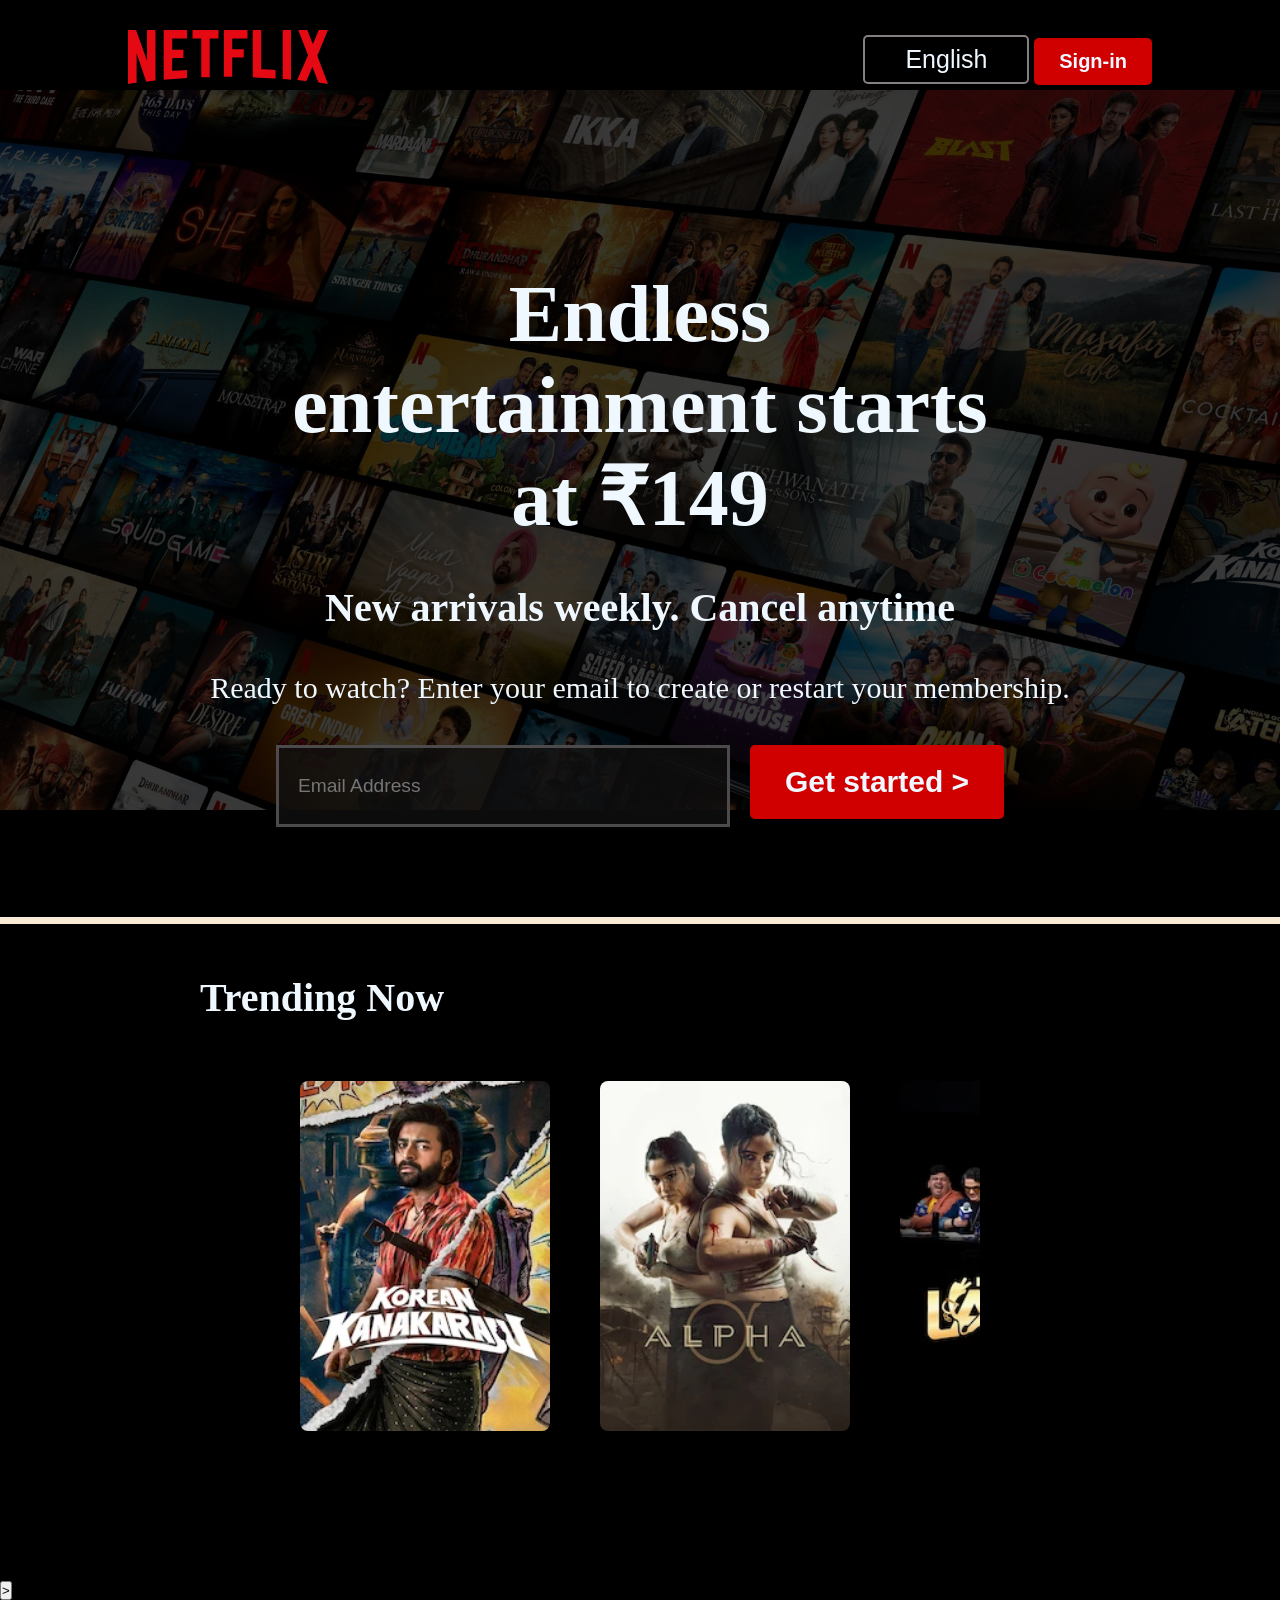
<file: Netflix clone/index.html>
<!DOCTYPE html>
<html lang="en">

<head>
    <meta charset="UTF-8">
    <meta name="viewport" content="width=device-width, initial-scale=1.0">
    <title>Document</title>
    <link rel="stylesheet" href="style.css">
</head>

<body>
    <div class="main">
        <nav>
            <span><img width="200px"
                    src="Assets/Images/AAAAAdEhm1UzVexHjKqFOP9W6E2UVtkWFvL-vdxIEbTU81rsqNuPmDDy_dQvmQ85ath49JBruVV4aGQA3gY2Dl5SiqFf-AEwPAZBTNkW8FMxGXpDN2mHrf8KlRRiddj1P422ZW1eZkZNWLTd.svg"
                    alt="image"></span>
            <div>
                <button class="btn eng">English</button>
                <button class="btn red sm">Sign-in</button>
            </div>
        </nav>
        <div class="box">
        </div>
        <div class="box1">
            <span>Endless entertainment starts at ₹149</span>
            <span>New arrivals weekly. Cancel anytime</span>
            <span>Ready to watch? Enter your email to create or restart your membership.</span>
            <div><input type="text" placeholder="Email Address">
                <button class="btn red bt">Get started ></button>
            </div>
        </div>
        <div class="divider"></div>
        <div class="box2">
            <h2 style="color: aliceblue; font-size:40px;">Trending Now</h2>
        </div>
        <div class="sc">
        <div class="movies">
            <span><img
                    src="Assets/Images/AAAABZ_L6Hq4yCOUjtYQlH9jT6IG9nwLDgUAm05Yy8_7LJ93TJ_yg4Llc5pduntop2Y72vATfRR5v6a72JTT_TMahhmPpr9TdIehNu4.webp"></span>
            <span><img
                    src="Assets/Images/AAAABSwMP_RP4yykJh43expsqt9f9o1tQuoaPVgB_6t5wLQmTIFH0C7ou759TjdtLFRaD8a7ugZ-YjogjGN6baRmKUGfKSySB8Akfs8.webp"
                   ></span>
            <span><img
                    src="Assets/Images/AAAABRPqZhJdEC_xHF4iqiWfZvlwJT9FrSPWkJAct_7LPtBXV_RhR6ZD47YMeS-FaSaWdiu92kcnNjiyBMmblr68FVgCH3hJ72nTm3Y.webp"></span>
            <span><img
                    src="Assets/Images/AAAABQXbgFgkrNy8pw_gF7fJSMb8nKhmX2MvnpAr7LDhGlTxmjUXFcZg3fVv0jQ8K5nda5of0tkl7hkGWfKha8JxIagiI8UgPJoBug4.webp"></span>
            <span><img
                    src="Assets/Images/AAAABfft58CudDGJ727KyF7dpwuPAUAX2piYLews-kNwjaZPvuzNceVJ0aF9NOgT9zso4snoelXa7Yz343bHuLEr61nQVEHIILp-vjIfx8JJ1WYtHUMh-ws4k7lRjoqDO3365_Z0.webp"></span>
            <span><img
                    src="Assets/Images/AAAABf05Qw56C9HlqGzXEu7kjj8-mlqXFqR5iNQvWr3SXUy8cMe5d-bIVbJhPqiuDXQir8CmDeFBaeth9dlV0ZE6BwzpkzmRYiFjwrM.webp"></span>
            <span><img
                    src="Assets/Images/AAAABerq2ClNRPIEQaqVmLtb1SR3gf9NPVOHyqmAcfdlJwpJNnL5TaURY3KHjDsGDAHvZ1YJ2hm8pL0tAROFD4jOYPfJ3iHZzC6BgCO7GYr_cAMSFflVHyPhJnmHIb25TQISUf3n.webp"></span>
            <span><img
                    src="Assets/Images/AAAABejSYC_DP_davWAspoYDdc5UiyuElbnN8BAPXUPNnMlaQv94EpDM7sz7W03xEvL_Zfik6GbYfm3jFSRgC_ziprEUyQPfKouLzbG9vFNtQ08fbKzKkM2vt8m6TJs_qbjpzYUz.webp"></span>
            <span><img
                    src="Assets/Images/AAAABdM4UW4JXefgoc1yBGPo3rlxRskZiEj1YSHXNwQOaeLknyFaI92bi2IdgPFKJZQso-zwq__04BQrYyaYR8zmwzMpGJOaRKeQku8.webp"></span>
            <span><img
                    src="Assets/Images/AAAABaZEyL4lBxMbJc6Mov0W6-fxDiCNnI0STN_Vx6ViMePxAAQGf5R3gQLUCEkz2YMSctqnX0q92jBVrJeK0uY79Ub862UN4hl1wNE.webp"></span>
        </div>
            <button class="Arrow">></button>
        </div>
    </div>
</body>

</html>
</file>
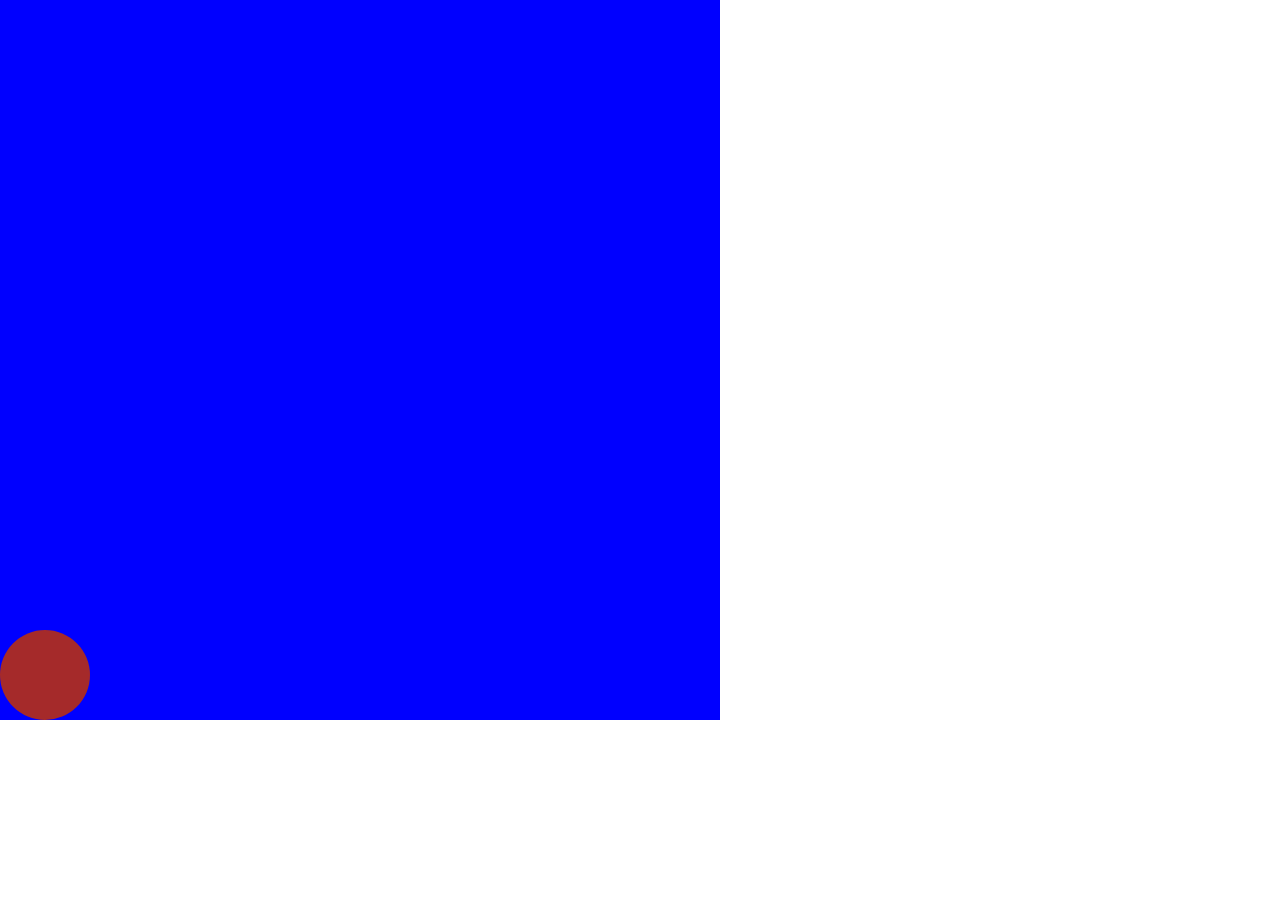
<file: Struggling10/index.html>
<!DOCTYPE html>
<html lang="en">
<head>
    <meta charset="UTF-8">
    <meta name="viewport" content="width=device-width, initial-scale=1.0">
    <title>Document</title>
    <style>
        *{
            margin: 0;
            padding: 0;
        }
        .container{
            background-color: blue;
            height:80vh;
            width:80vh;
            display: flex;
            align-items: end;
        }
        .box{
            position: relative;
            background-color: brown;
            height: 10vh;
            width:10vh;
            border-radius:50px;
            animation:ball 3s linear infinite alternate-reverse ,
             bounce 0.5s ease-out infinite alternate-reverse;
             
            

        }
        @keyframes ball {
            from{
                left: 0%;
            }
            to{
                left:90%;
            }
        }
        @keyframes bounce {
            from{
                bottom: 0%;
            }
            to{
                bottom:50%;
            }
        }
        </style>
</head>
<body>
    <div class="container">
        <div class="box"></div>
    </div>
</body>
</html>
</file>
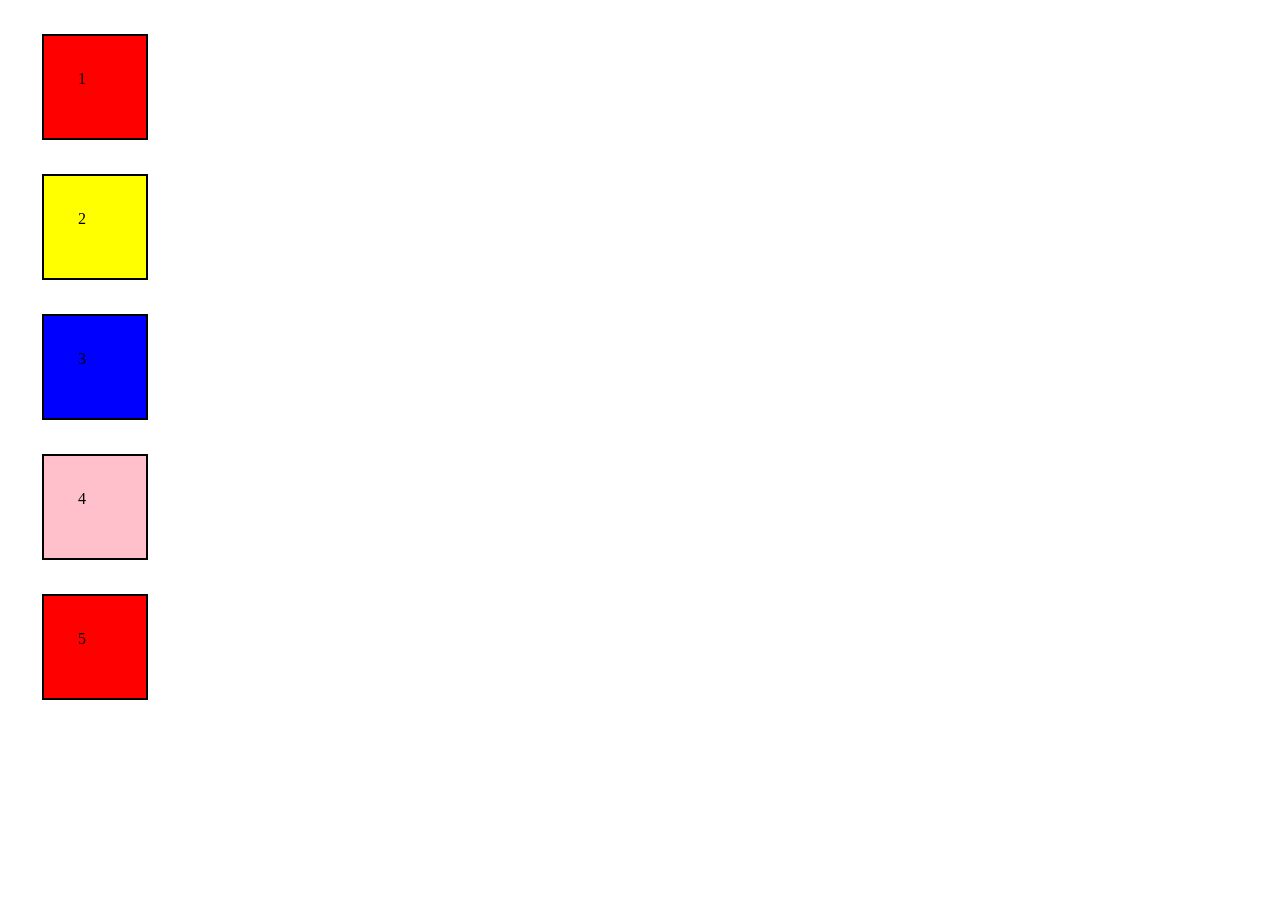
<file: Struggling13/index.html>
<!DOCTYPE html>
<html lang="en">

<head>
    <meta charset="UTF-8">
    <meta name="viewport" content="width=device-width, initial-scale=1.0">
    <title>Document</title>
    
    <style>
        .box{
            height: 34px;
            width: 34px;
            padding: 34px;
            margin: 34px;
            border: 2px solid black;
        }
    </style>
</head>

<body>
    <div class="con">
        <div class="box">1</div>
        <div class="box">2</div>
        <div class="box">3</div>
        <div class="box">4</div>
        <div class="box">5</div>
    </div>
    <script src="script.js"></script>
</body>

</html>
</file>
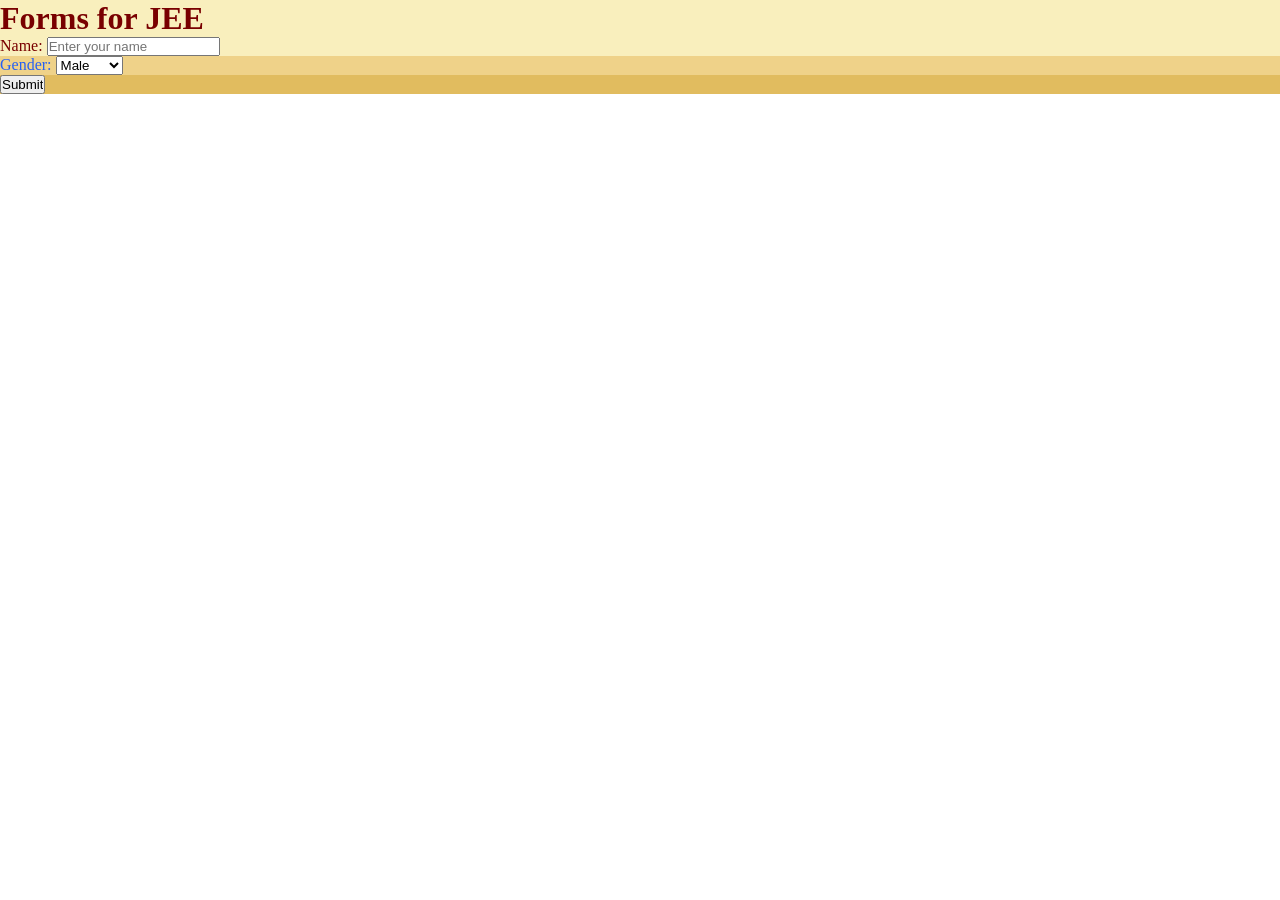
<file: Struggling4/index.html>
<!DOCTYPE html>
<html lang="en">
<head>
    <meta charset="UTF-8">
    <meta name="viewport" content="width=device-width, initial-scale=1.0">
    <title>Document</title>
    <style>
          .container{
            background-color: #f0db686f;
            color: #790000;
          }
          .gender{
            background-color: #efd289;
            color: #2660f3;
          }
          .submit{
            background-color: #e1bc5f;
          }
          *{
            margin:0;
            padding:0;
        }
    </style>
</head>
<body>
    <div class="container">
        <h1>Forms for JEE</h1>
        <form action="post">
            <div>
                <label for="name">Name:</label>
                <input type="text" name="name" placeholder="Enter your name">
            </div>
            <div class="gender">
                <label for="gender">Gender:</label>
                <select name="gender">
                    <option value="male">Male</option>
                    <option value="female">Female</option>
                </select>
            </div>
            <div class="submit">
                <input type="submit" value="Submit">
            </div>
        </form>
    </div>
</body>
</html>
</file>
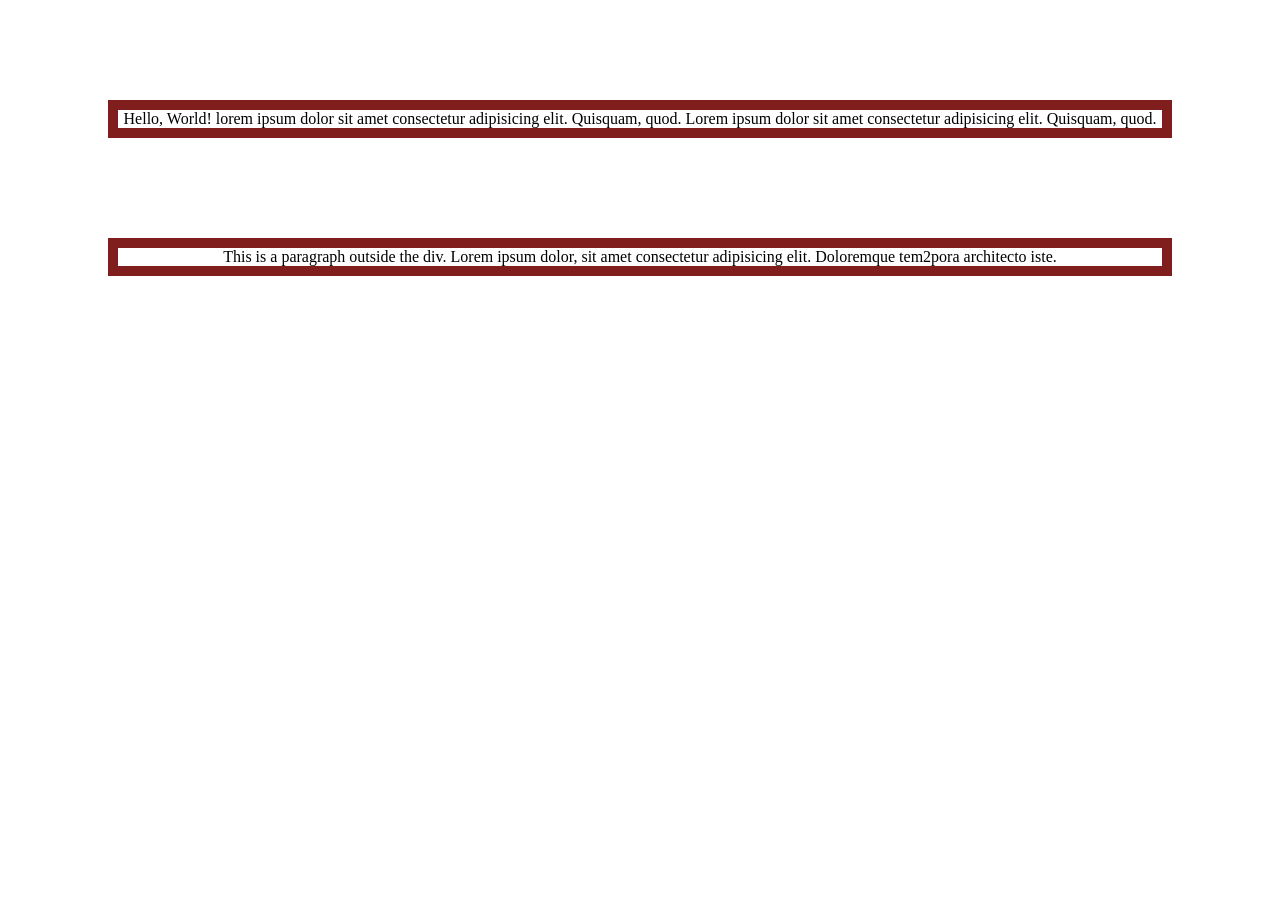
<file: Struggling6/index.html>
<!DOCTYPE html>
<html lang="en">
<head>
    <meta charset="UTF-8">
    <meta name="viewport" content="width=device-width, initial-scale=1.0">
    <title>Document</title>
    <style>
        div {
            margin: rgb(239, 102, 102);
            margin: 100px;
            border: 10px solid rgb(128, 30, 30);
            display: flex;
            justify-content: center;
        }  
        span {
            margin: 100px;
            border: 10px solid rgb(128, 30, 30);
            display: flex;
            justify-content: center;
        }  
        </style>
</head>
<body>
    <div>  
        Hello, World! lorem ipsum dolor sit amet consectetur adipisicing elit. Quisquam, quod. Lorem ipsum dolor sit amet consectetur adipisicing elit. Quisquam, quod.
    </div>
    <span> This is a paragraph outside the div. Lorem ipsum dolor, sit amet consectetur adipisicing elit. Doloremque tem2pora architecto iste. </span>
</body>
</html>
</file>
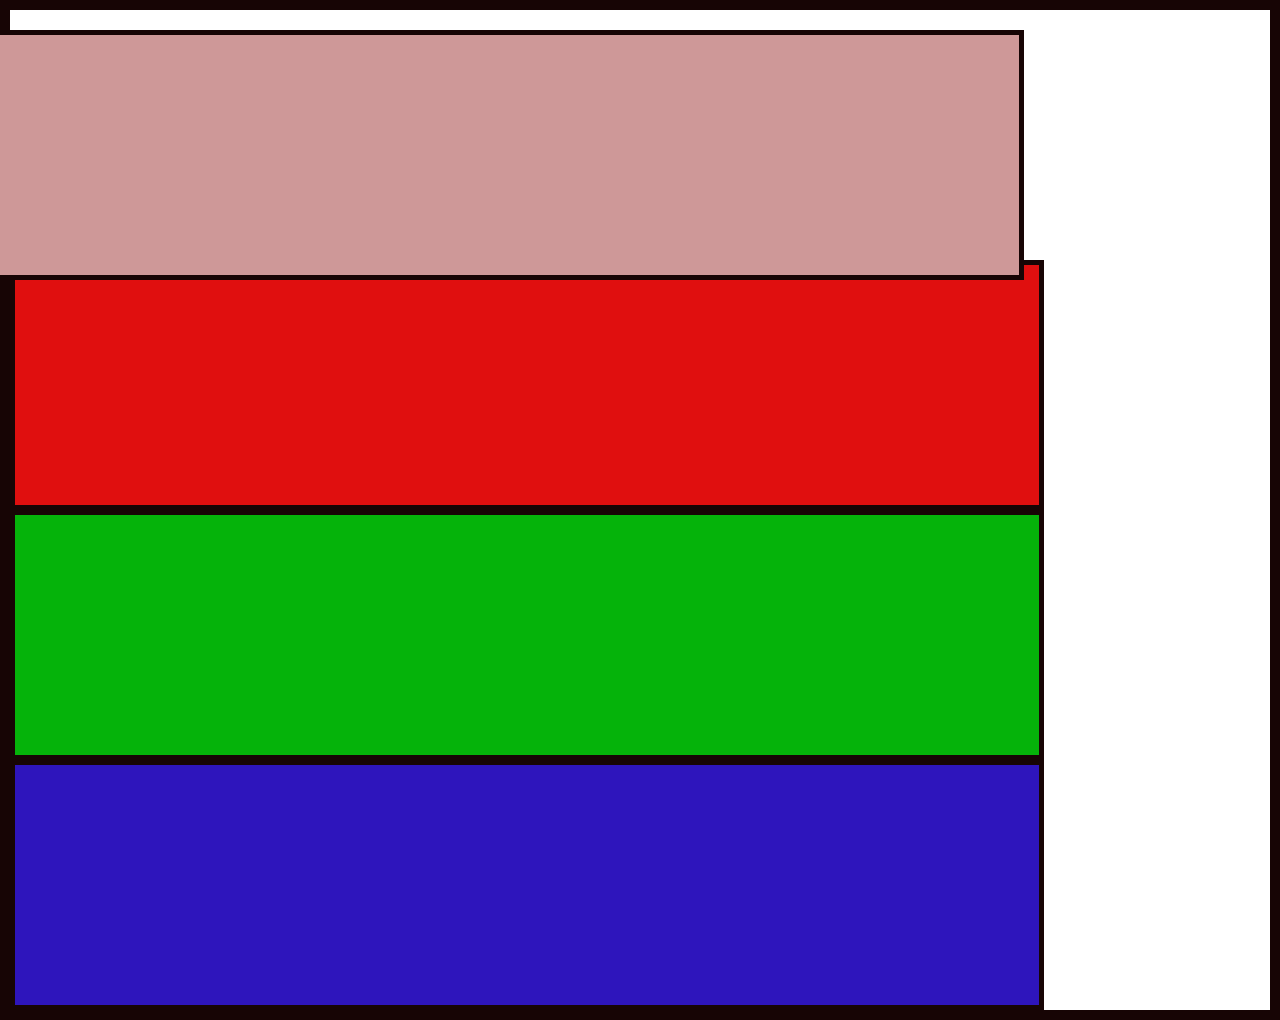
<file: Struggling7/index.html>
<!DOCTYPE html>
<html lang="en">
<head>
    <meta charset="UTF-8">
    <meta name="viewport" content="width=device-width, initial-scale=1.0">
    <title>Document</title>
    <style>
        *{
            margin: 0;
            padding: 0;
            border:5px solid rgb(23, 5, 5);
        }
        .box1{
            width:80vw;
            height: 240px;
            background-color: rgb(206, 152, 152);
            position: relative;
            top: 20px;
            right: 20px;
        }
        .box2{
            width:80vw;
            height: 240px;
            background-color: rgb(224, 15, 15);
        }
        .box3{
            width:80vw;
            height: 240px;
            background-color: rgb(5, 179, 10);
        }
        .box4{
            width:80vw;
            height: 240px;
            background-color: rgb(46, 21, 188);
        }
    </style>
</head>
<body>
    <div class="box1"></div>
    <div class="box2"></div>
    <div class="box3"></div>
    <div class="box4"></div>
</body>
</html>
</file>
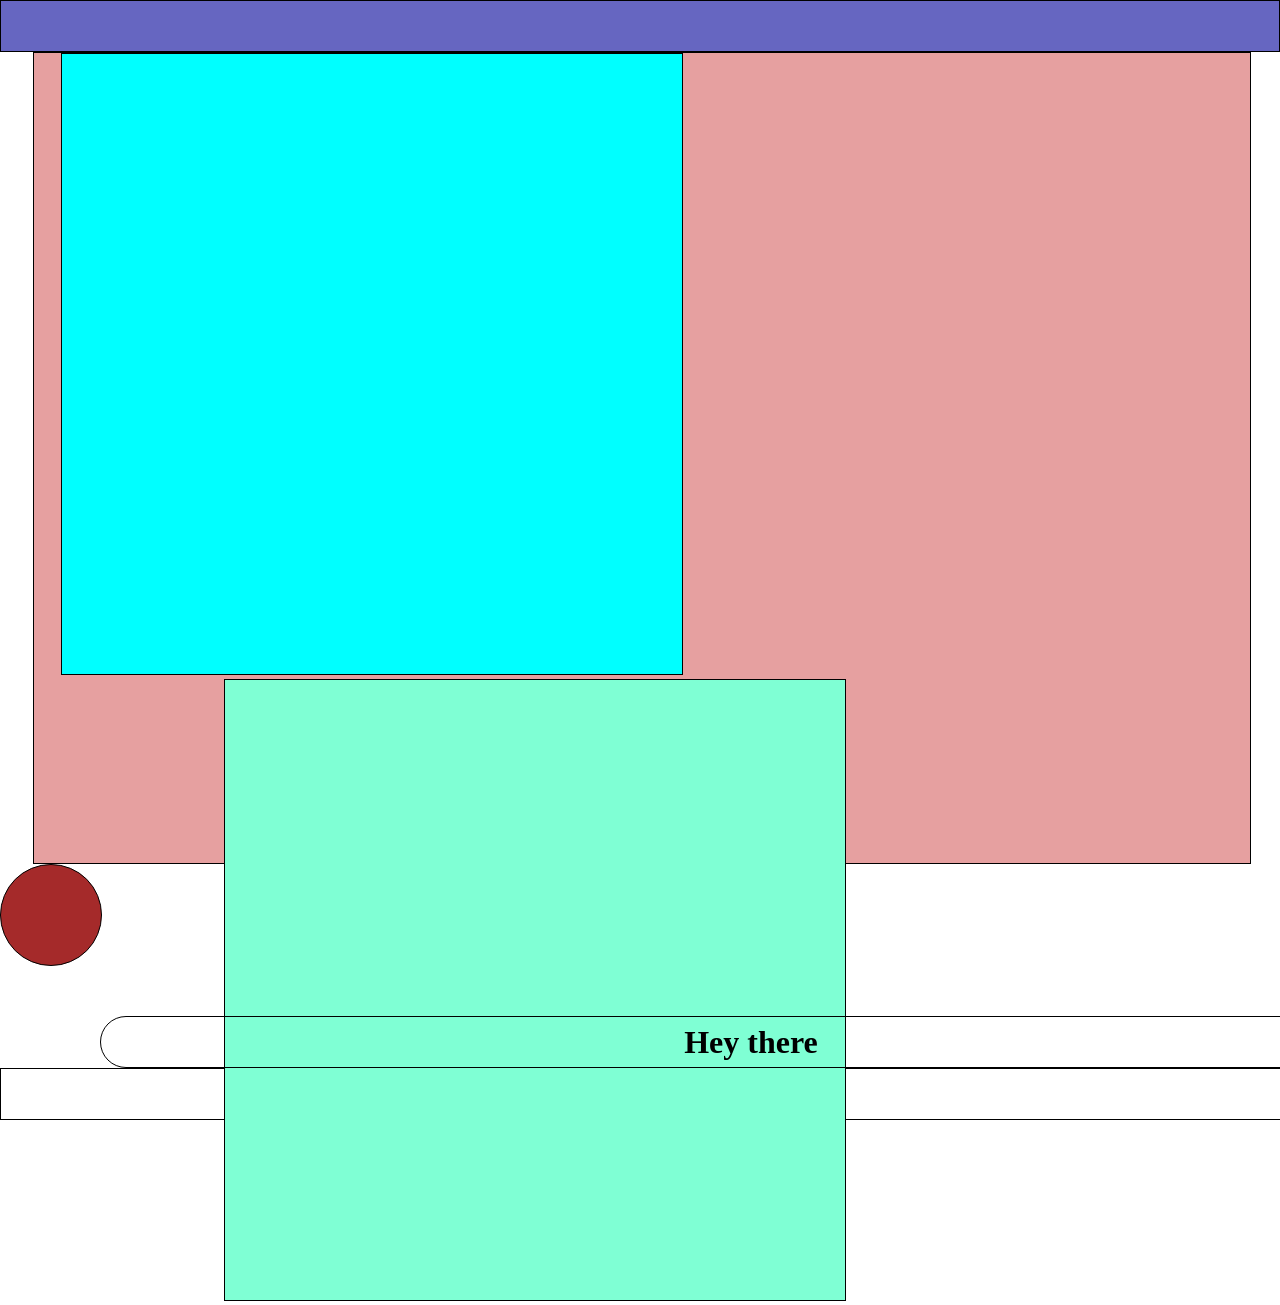
<file: Struggling8/index.html>
<!DOCTYPE html>
<html lang="en">

<head>
    <meta charset="UTF-8">
    <meta name="viewport" content="width=device-width, initial-scale=1.0">
    <title>Document</title>
    <style>
        * {
            margin: 0;
            padding: 0;
        }

        .box {
            border: 1px solid black;

        }
        .container {
            height: 90vh;
            width: 95vw;
            position: relative;
            left: 33px;
            background-color:rgba(218, 116, 116, 0.682);
        }

        .box1 {
            height: 50px;
            background-color: rgb(102, 102, 193);
            position:sticky;
        }

        .box2 {
            padding: 260px;
    height: 100px;
    width: 100px;
    display: inline-block;
    left: 27px;
    position: relative;
    background-color: aqua;
        }
        .box3 {
            padding:160px;
            height: 300px;
            width: 300px;
            display: inline-block;
            right:-190px;
            position: relative;
            background-color: aquamarine;
        }
        p{
            border-radius: 100%;
            width:100px;
            height:100px;
            position:sticky;
            background-color: brown;
        }
        .box4 {
            margin-top: 50px;
            height: 50px;
            position:relative;
            border-radius:50px;
            left:100px;
            width:1300px;
             display: flex;
    justify-content: center;
    align-items: center;
        }
        footer{
            width:100vw;
            height:50px;
        }
        
    </style>
</head>

<body>
    <div class="box box1"> </div>
    <div class="box container">
        <div class="box box2"> </div>
        <div class="box box3"> </div>
    </div>
    <p class="box"></p>
    <div class="box box4"> <h1>Hey there</h1></div>
    <footer class="box"></footer>
</body>

</html>
</file>
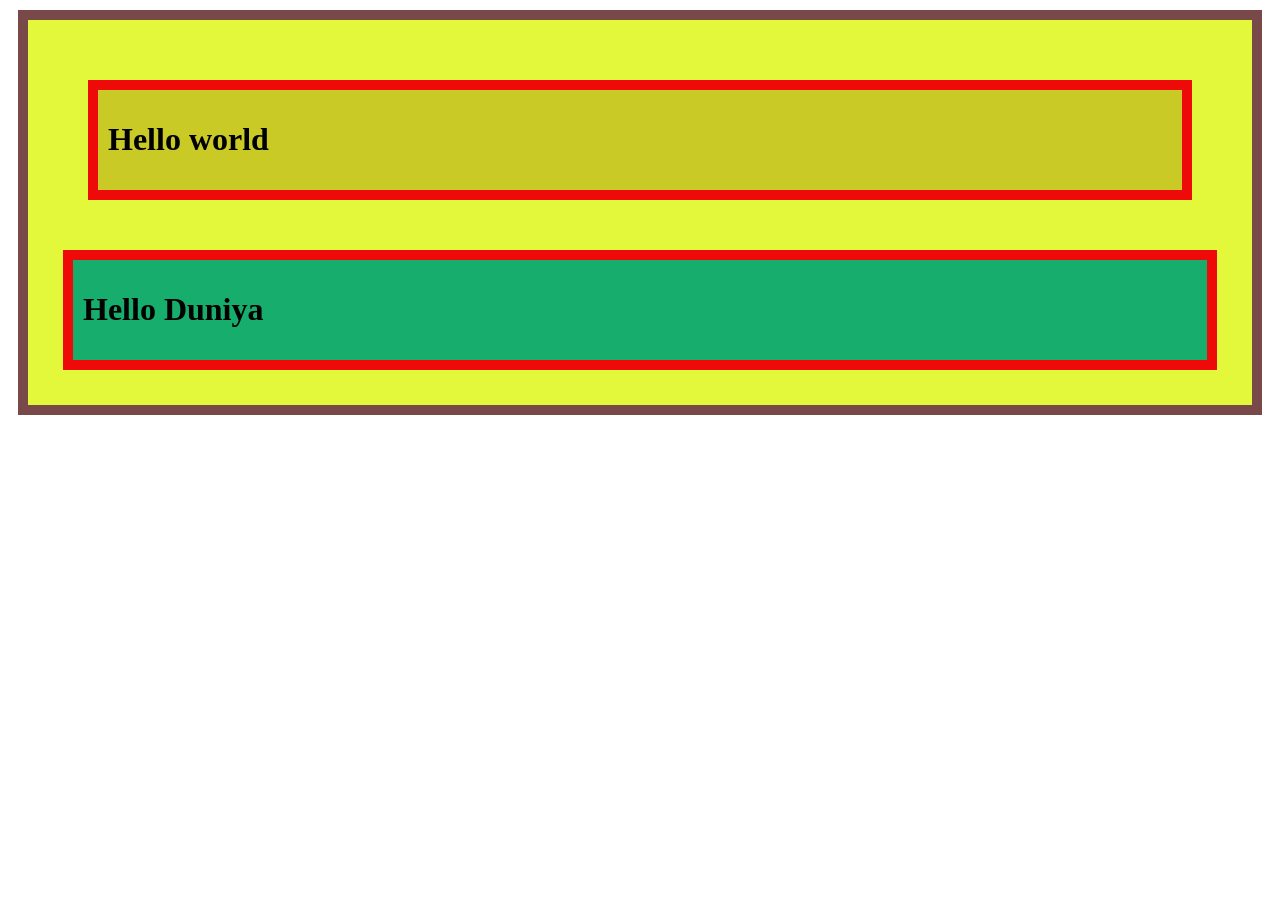
<file: Struggling4/index2.html>
<!DOCTYPE html>
<html lang="en">
<head>
    <meta charset="UTF-8">
    <meta name="viewport" content="width=device-width, initial-scale=1.0">
    <title>Document</title>
    <style>
        .box {
            Background-color: #ddf50ccd;
            margin: 10px;
            padding: 10px;
            border: 10px solid #794949;
        }
        .box1 {
            background-color: #caca26;
            padding: 10px;
            margin: 50px;
            border: 10px solid #ef0a0a;
        }
        .box2 {
            background-color: #17ad6c;
            padding: 10px;
            margin: 25px;
                        border: 10px solid #ef0a0a;

        }
    </style>
</head>
<body>
    <div class="box">
    <div class="box box1">  
       <h1>           Hello world</h1>
    </div>
    <div class="box box2">
       <h1>           Hello Duniya</h1>
    </div>
    </div>
</body>
</html>
</file>
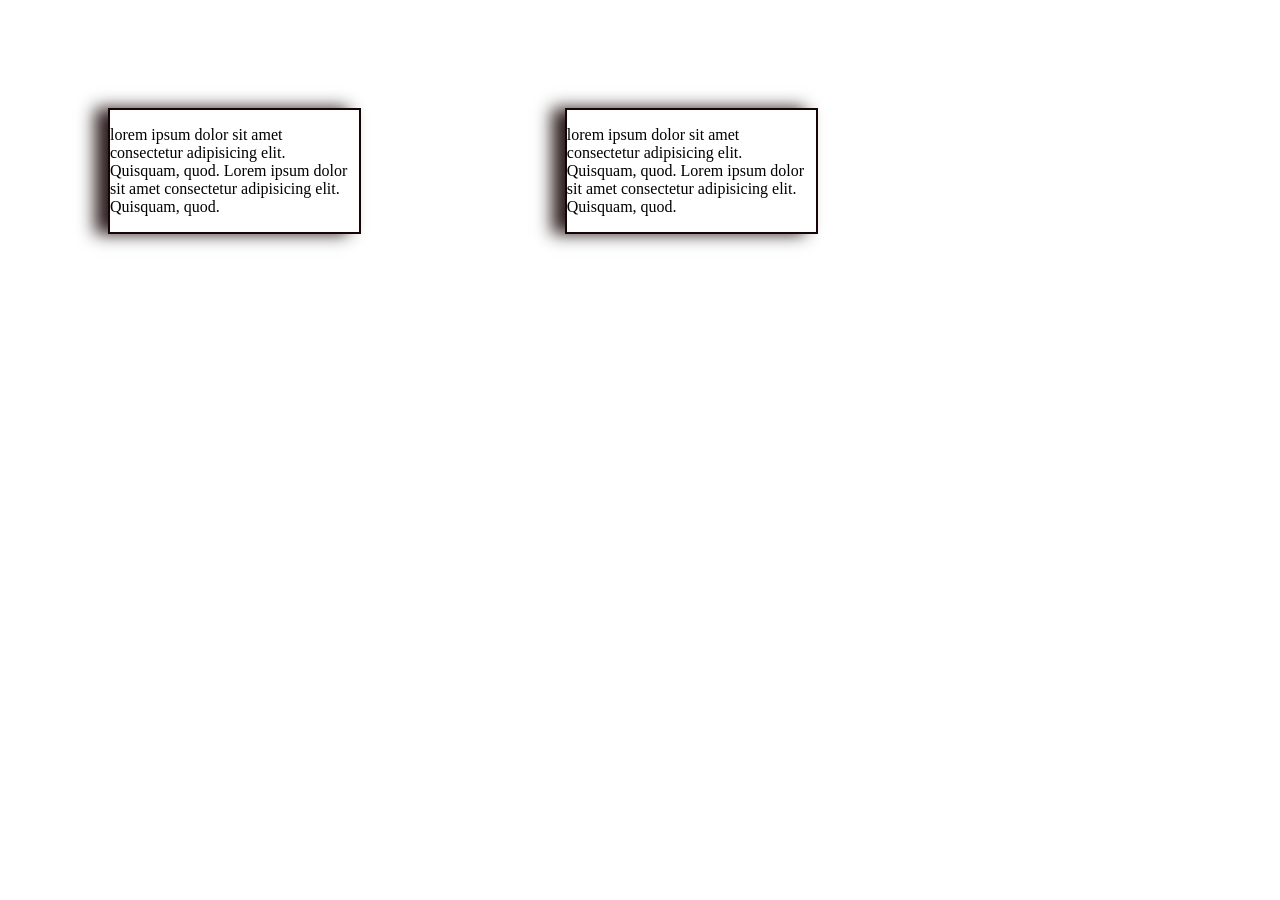
<file: Struggling6/index2.html>
<!DOCTYPE html>
<html lang="en">

<head>
    <meta charset="UTF-8">
    <meta name="viewport" content="width=device-width, initial-scale=1.0">
    <title>Document</title>
    <style>
        .container {
            width: 20%;
            border: 2px solid rgb(23, 5, 5);
            display: inline-block;
            margin: 100px;
            box-sizing: border-box;
            box-shadow: -13px 0px 16px 0px #2b1c1c;

        }

        .box {
            width: 20%;
            border: 2px solid rgb(23, 5, 5);
            margin: 100px;
            display: inline-block;
            box-sizing: border-box;
            box-shadow: -13px 0px 16px 0px #2b1c1c;
        }
    </style>
</head>

<body>
    <div class="container">
        <p>lorem ipsum dolor sit amet consectetur adipisicing elit. Quisquam, quod. Lorem ipsum dolor sit amet
            consectetur adipisicing elit. Quisquam, quod.</p>
    </div>
    <div class="box">
        <p>lorem ipsum dolor sit amet consectetur adipisicing elit. Quisquam, quod. Lorem ipsum dolor sit amet
            consectetur adipisicing elit. Quisquam, quod.</p>
    </div>
</body>

</html>
</file>
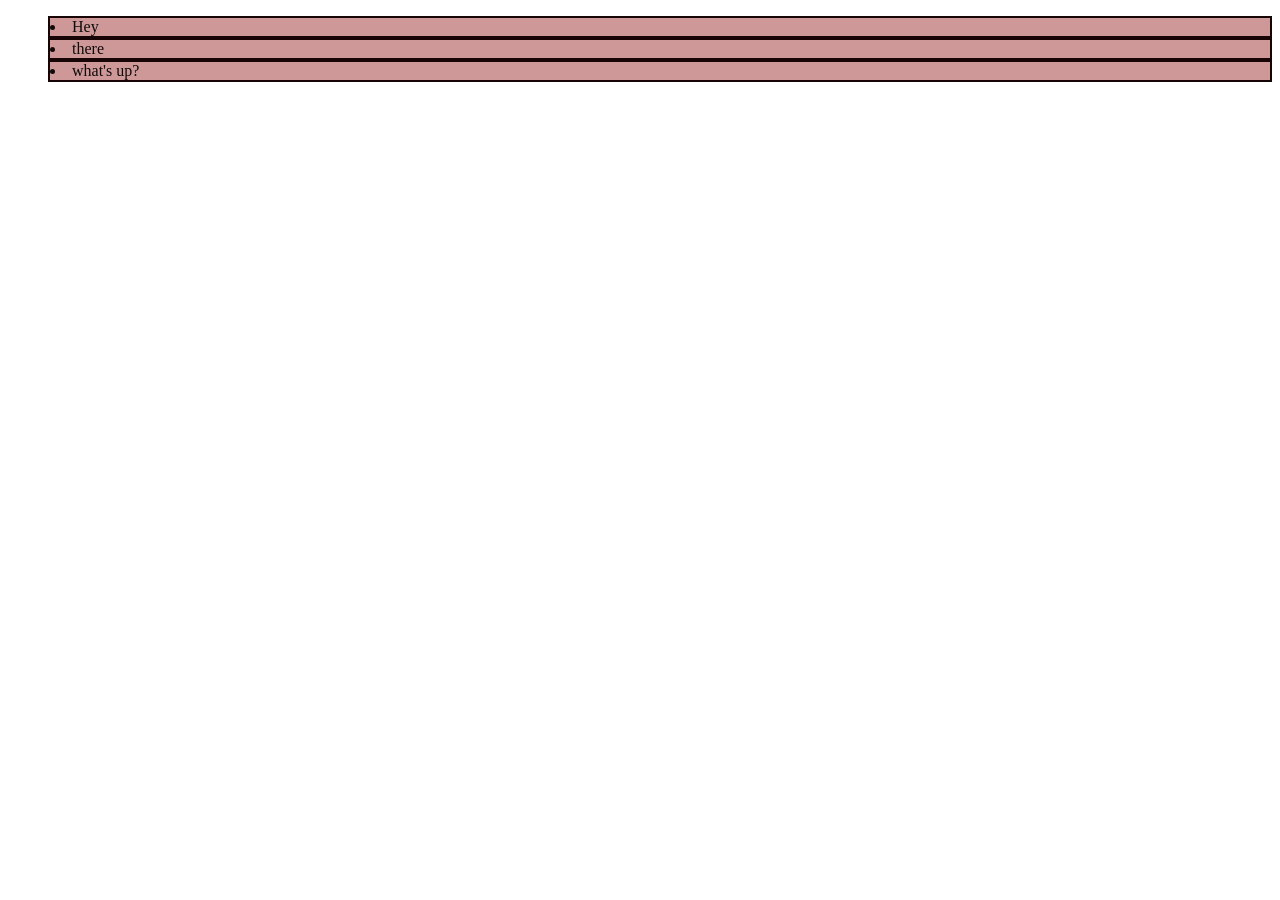
<file: Struggling6/index3.html>
<!DOCTYPE html>
<html lang="en">
<head>
    <meta charset="UTF-8">
    <meta name="viewport" content="width=device-width, initial-scale=1.0">
    <title>Document</title>
    <style>
        nav ul li{
            background-color: rgb(206, 152, 152);
            color: rgb(15, 11, 11);
            border: 2px solid rgb(23, 5, 5);
            list-style-position: inside;
            list-style-image: url('https://cdn-icons-png.flaticon.com/512/25/25694.png'); 
        }
    </style>
</head>
<body>
    <nav>
        <ul>
            <li>Hey</li>
            <li>there</li>
            <li>what's up?</li>
        </ul>
    </nav>
</body>
</html>
</file>
<file: Netflix clone/style.css>
*{
    margin: 0px;
    padding: 0px;
}
body{
    background-color: black;
}
.main{
    background-image: url(Assets/Images/IN-en-20260914-TRIFECTA-perspective_16ddf2ab-4945-4e79-8f84-6df3eef26875_large.jpg);
    height:100vh;
    position: relative;
    background-position: center center;
    background-size: 100%;
    background-repeat: no-repeat;
    z-index: -1;
}
.main .box{
    height: 100vh;
    width: 100%;
    opacity: 0.7;
    background-color: black;
    position: absolute;
    top: 0%;
}
nav{
    position: relative;
    font-size: larger;
    display:flex;
    justify-content:space-between;
    align-items: center;
    padding: 30px;
    width: 80vw;
    margin: auto;
    margin-bottom: 10px;;
}
nav img{
    position: relative;
    z-index: 1;
}
nav div{
    position: relative;
    z-index: 1;
}
.box1{
    margin-top: 150px;
    position: relative;
    height: 72%;
    display: flex;
    justify-content: start;
    align-items: center;
    flex-direction: column;
    color: aliceblue;
    gap: 40px;
    text-align: center;
}
.box1 > :first-child{
    font-weight: 900;
    font-size: 80px;
    max-width: 700px;
}
.box1 >:nth-child(2){
    font-weight: 700;
    font-size: 40px;
}
.box1 >:nth-child(3){
    font-weight: 300;
    font-size: 30px;
}
.box1 input{
    
    border: 3px solid rgb(76, 74, 74);
    padding: 22px 19px;
    width: 410px;
    height:32px;
    background-color: rgba(17, 15, 15, 0.818);  
    color: rgb(253, 253, 253);
    font-size: larger;
}
.btn {
    padding: 20px 35px;
    font-size: 25px;
    border-radius: 5px;
    background-color: rgba(0, 0, 0, 0.273);
}

.eng{
    color: aliceblue;
    padding: 8px 40px;
    border: 2px solid rgba(164, 158, 158, 0.81);
}
.box1 > div{
    display: flex;
    justify-content: center;
    align-items: baseline;
    gap: 20px;
}
.divider{
    height:7px;
    background-color: antiquewhite;
}
.red{
    background-color: rgb(208, 0, 0); 
    font-weight: bolder;
    color: aliceblue;
    border:2px red;
}
.bt{
    font-size: 30px;
}
.sm{
    padding: 12px 25px;
    font-size: 20px;
}
.box2{
    margin:50px 200px;
}
.movies{
    display: flex;
    margin-right: 300px;
    overflow-x:scroll;
    gap: 50px;
    margin-left:300px;
    height:500px;
    padding-top: 10px;
    
}
.movies > span > img{
    height:350px;
    border-radius: 8px;
}
.movies > span  :hover{
    z-index: 10;
    transform: scale(1.1);
    transition: all 300ms ease-in-out;
    
}
@media screen and (max-width: 1735px) and (min-height: 987px){
    
}
</file>
